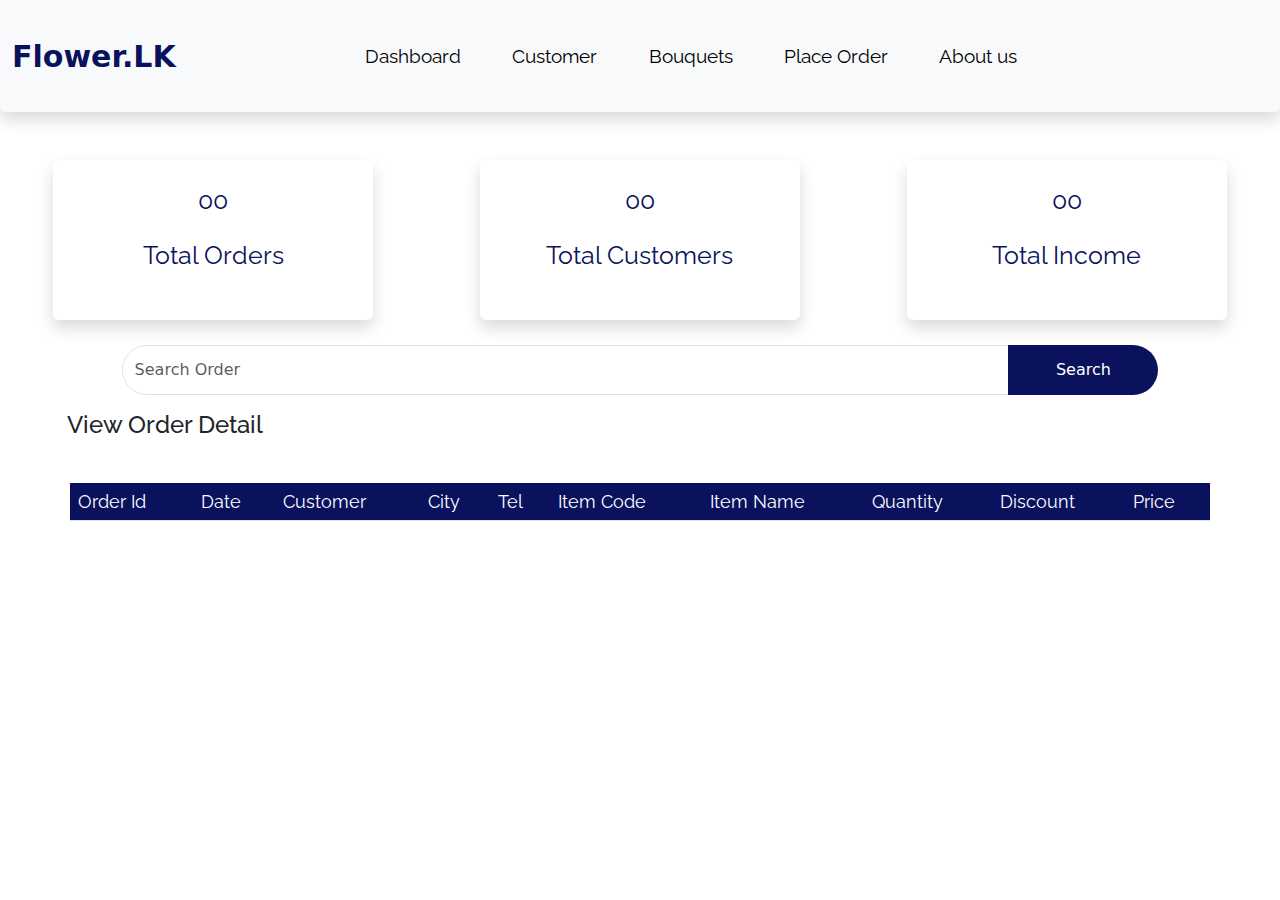
<file: index.html>
<!DOCTYPE html>
<html lang="en">
<head>
    <meta charset="UTF-8">
    <title>Dashboard</title>
    <link href="https://cdn.jsdelivr.net/npm/bootstrap@5.3.3/dist/css/bootstrap.min.css" rel="stylesheet" integrity="sha384-QWTKZyjpPEjISv5WaRU9OFeRpok6YctnYmDr5pNlyT2bRjXh0JMhjY6hW+ALEwIH" crossorigin="anonymous">
    <link rel="stylesheet" href="assets/stylesheet/dashboardCSSFile.css">
    <link rel="stylesheet" href="assets/stylesheet/placeOrderCSSFile.css">
    <link rel="stylesheet" href="assets/stylesheet/customerManageCSSFile.css">
    <link rel="stylesheet" href="assets/stylesheet/buttonAnmation.css">
    <link rel="stylesheet" href="assets/stylesheet/storeManageCSSFile.css">
    <link rel="stylesheet" href="assets/stylesheet/placeOrderCSSFile.css">
    <link rel="stylesheet" href="assets/stylesheet/dashboard.css">

    <style>
        .margin-left-0{
            margin-left: 0;
        }

        @media all and (min-width: 769px) and (max-width: 1024px){

            .tableTitle{
                width: 200px;
            }

            #line1{
                width: 280px;
            }

            #line2{
                left: 242px;
            }

            #billBtn{
                padding-left: 60px;
            }

            #addToCartBtn{
                margin-top: 70px;
            }

            #DashGroStore{
                font-size: 30px;
            }

            #DashGroStore{
                -webkit-text-fill-color: #0a125e;
                font-weight: bold;
            }

            #profileDropdown{
                width: 75px;
                position: relative;
                left: -168px;
            }

            #dropdownList{
                width: 250px;
                height: 400px;
            }

            #dropdownImage{

                width: 170px;
                height: 150px;

                border-radius: 100%;
                position: relative;
                left: 39px;
            }

            .textAlignCenter{
                text-align: center;
            }

            .profileDetail{
                -webkit-text-fill-color: gray;
                position: relative;
                left: 40px;
                width: fit-content;
            }

            .signup{
                -webkit-text-fill-color: #0066FF;
                margin-top: 20px;
            }

            .logout{
                text-align: center;
                -webkit-text-fill-color: #0a125e;
                font-weight: bold;

                margin-bottom: 20px;
            }

            .headerPosition{
                /*position: relative;*/
                /*left: -10px;*/
                /*top: 15.5px;*/
                width: 600px;
            }

            .profile{
                width: 78px;
                height: 75px;

                border-radius: 100%;
                margin: 0;
                padding: 0;

                position: relative;
                top: -15px;
                left: 50px;
            }


            /*----------------------------------------------------------------------------------------------------------*/
            .fonts{
                font-family: Raleway;
            }

            .card{
                width: 320px;
                height: 164px;
                background-color: white;
                margin: auto;
                border: 0;
                margin-bottom: 5px;
            }

            .cardText{
                text-align: center;
                -webkit-text-fill-color: #0a125e;
                margin: 25px;
                font: 25px "Raleway";
            }

            /*Search bar*/
            .searchBarParent{
                position: relative;
                width: 95vw;
                margin: 0;
            }

            #searchBar{
                width: 81vw;
                height: 50px;

                position: absolute;
                left: 10%;
                top: 20px;
            }

            #searchInputField{
                border-radius: 200px 0 0 200px;
            }

            .searchBtn{
                border-radius: 200px;
                width: 150px;
                background-color: #0a125e;
                -webkit-text-fill-color: white;
                border: 0;
            }

            .OrderTitle{
                position: absolute;
                top: 86px;
                left: 55px;
                font: 22px Raleway;
                font-weight: bold;
            }

            .OrderTableHead{
                background-color: #0a125e !important;
                -webkit-text-fill-color: white;
                font: 18px Raleway;
            }

            .orderTableBody{
                background-color: #FBDFFF!important;
                -webkit-text-fill-color: black;
            }

            .orderDetailTable{
                position: relative;
                top: 86px;
                margin: auto;

                width: 89vw;
            }

            .w-900{
                width: 900px;
            }

            .tableDiv{
                max-height: 240px; /* Set the maximum height of the container */
                overflow-y: auto; /* Enable vertical scrolling */
            }

            .tableDiv{
                table-layout: fixed; /* Prevent the table from resizing its columns */
                white-space: nowrap; /* Prevent text wrapping */
                overflow-x: auto; /* Enable horizontal scrolling */
                overflow-y: scroll;
            }

            #viewOrderBtnParent{
                position: relative;
                top: 96px;
                left: 66px;
                width: fit-content;
            }

            .footer{
                font-family: Raleway;
                height: fit-content;
                position: relative;
                top: 8.5rem;
            }

            #mainDivF{
                width: 100vw;
                height: 67vh;
                margin: 0;
                background-color: #0a125e;

                position: relative;
                top: 5px;
                font: 18px Raleway;
            }

            #aboutUs{
                -webkit-text-fill-color: white;
                position: absolute;
                top: 2%;
                left: 44%;
            }

            #fDiv1{
                -webkit-text-fill-color: white;
                position: absolute;
                top: 25%;
                left: 15%;
            }

            #fDiv2{
                -webkit-text-fill-color: white;
                position: absolute;
                top: 25%;
                left: 45%;
            }

            #fDiv3{
                -webkit-text-fill-color: white;
                position: absolute;
                top: 25%;
                left: 72%;

                width: fit-content;
            }

            #allRights{
                position: absolute;
                top: 90%;
                left: 39%;
                -webkit-text-fill-color: white;
            }

            #groStore{
                position: absolute;
                top: 84.5%;
                left: 75%;
                -webkit-text-fill-color: white;

                font-size: 35px;
            }

            #socialMedia{
                position: absolute;
                top: 84%;
                left: 12%;
            }

            #facebook{
                width: 55px;
                aspect-ratio: 1/1;

                position: relative;
            }

            #instagram{
                width: 40px;
                aspect-ratio: 1/1;

                position: relative;
                left: 10px;
            }

            #whatsapp{
                width: 39px;
                aspect-ratio: 1/1;

                position: relative;
                left: 28px;
            }

            .margin{
                margin: 0;
            }

            .padding{
                padding: 0;
            }

            .position{
                position: relative;
            }

            .tableTitleParent{
                z-index: -1;
                position: relative;
                left: 700px;
                top: 280px;
                width: fit-content;
            }

            .viewWidth{
                width: 98vw;
                height: 8vh;
            }

            section p{
                margin: 0;
            }

            .padding{
                padding: 0!important;
            }

            /*modal*/
            .updateTitleOrder{
                position: absolute;
                top: 15px;
                left: 25%;
            }

            #line1UpdateOrder{
                width: 230px;
                height: 1px;
                background-color: gray;

                position: relative;
                top: -20px;
                left: 9rem;
            }

            .subTotal{

            }

            .discount{

            }

            .balance{

            }

            .textAlignRight{
                text-align: right;
            }

            .textAlignCenter{
                text-align: center;
            }

            /* Top and Bottom borders come in */
            div.topBotomBordersIn span:before, div.topBotomBordersIn span:after
            {
                position: absolute;
                left: 227px;
                width: 20%;
                height: 2px;
                background: #0a125e;
                content: "";
                opacity: 0;
                transition: all 0.3s;
            }

            div.topBotomBordersIn span:before
            {
                top: 0px;
                transform: translateY(0px);
            }

            div.topBotomBordersIn span:after
            {
                left: 227px;
                bottom: 0px;
                transform: translateY(10px);
            }
        }

        @media all and (min-width: 1025px) and (max-width: 1366px) {
            .profile{
                width: 78px;
                height: 75px;

                border-radius: 100%;
                margin: 0;
                padding: 0;

                position: relative;
                top: 0px;
                left: 220px;
            }

            #dropdownList{
                width: 250px;
                height: 400px;
                position: absolute;
                left: 2.8rem;
            }

            .headerPosition{
                position: relative;
                left: 100px;
                top: 0px;
            }

            #billBtn{
                position: relative;
                top: 16.7rem;
                padding-left: 12rem;
            }

            /*customer manage update*/
            .btn-update-customer span:before,
            .btn-update-customer span:after {
                /*top-left border color*/
                position: absolute;
                content: "";
                left: 0;
                top:0;
                background-color: #fcba03;
                box-shadow:
                        -7px -7px 20px 0px rgba(255,255,255,.9),
                        -4px -4px 5px 0px rgba(255,255,255,.9),
                        7px 7px 20px 0px rgba(0,0,0,.2),
                        4px 4px 5px 0px rgba(0,0,0,.3);
                transition: all 0.3s ease;
            }

            .btn-update-customer:before,
            .btn-update-customer:after {

                /*right-bottom border color*/
                position: absolute;
                content: "";
                right: 348px;
                bottom: 0;
                background-color:#fcba03;
                box-shadow:
                        -7px -7px 20px 0px rgba(255,255,255,.9),
                        -4px -4px 5px 0px rgba(255,255,255,.9),
                        7px 7px 20px 0px rgba(0,0,0,.2),
                        4px 4px 5px 0px rgba(0,0,0,.3);
                transition: all 0.3s ease;
            }

            .btn-update-customer:hover:after {
                width: 18.3%;
            }

            .updateBtn-color{
                background-color: #fcba03;
            }

            /*customer new button*/
            .btn-new:before,
            .btn-new:after {

                /*right-bottom border color*/
                position: absolute;
                content: "";
                right: 478px;
                bottom: 0;
                background-color:#03A100;
                box-shadow:
                        -7px -7px 20px 0px rgba(255,255,255,.9),
                        -4px -4px 5px 0px rgba(255,255,255,.9),
                        7px 7px 20px 0px rgba(0,0,0,.2),
                        4px 4px 5px 0px rgba(0,0,0,.3);
                transition: all 0.3s ease;
            }

            .btn-new span:before,
            .btn-new span:after {
                /*top-left border color*/
                position: absolute;
                content: "";
                left: 0;
                top: 0;
                background-color: #03A100;
                box-shadow:
                        -7px -7px 20px 0px rgba(255,255,255,.9),
                        -4px -4px 5px 0px rgba(255,255,255,.9),
                        7px 7px 20px 0px rgba(0,0,0,.2),
                        4px 4px 5px 0px rgba(0,0,0,.3);
                transition: all 0.3s ease;
            }

            .newBtn-color{
                background-color: #03A100;
            }

            .btn-new:hover:after {
                width: 18.3%;
            }

            /*customer remove*/
            /*remove button*/
            .btn-remove-customer span:before,
            .btn-remove-customer span:after {
                /*top-left border color*/
                position: absolute;
                content: "";
                left: 0;
                top:0;
                background-color: #e82902;
                box-shadow:
                        -7px -7px 20px 0px rgba(255,255,255,.9),
                        -4px -4px 5px 0px rgba(255,255,255,.9),
                        7px 7px 20px 0px rgba(0,0,0,.2),
                        4px 4px 5px 0px rgba(0,0,0,.3);
                transition: all 0.3s ease;
            }

            .btn-remove-customer:before,
            .btn-remove-customer:after {

                /*right-bottom border color*/
                position: absolute;
                content: "";
                right: 220px;
                bottom: 0;
                background-color:#e82902;
                box-shadow:
                        -7px -7px 20px 0px rgba(255,255,255,.9),
                        -4px -4px 5px 0px rgba(255,255,255,.9),
                        7px 7px 20px 0px rgba(0,0,0,.2),
                        4px 4px 5px 0px rgba(0,0,0,.3);
                transition: all 0.3s ease;
            }

            .btn-remove-customer:hover:after {
                width: 18.3%;
            }

            .removeBtn-color{
                background-color: #e82902;
            }
        }

        @media all and (min-width: 1367px) and (max-width: 1440px) {
            #bill{
                top: 145px;
            }

            #DashGroStore{
                font-size: 30px;
            }

            #DashGroStore{
                -webkit-text-fill-color: #0a125e !important;
                font-weight: bold;
            }

            #profileDropdown{
                width: 75px;
                position: relative;
                left: -10px;
            }

            #dropdownList{
                width: 250px;
                height: 400px;
            }

            #dropdownImage{

                width: 170px;
                height: 150px;

                border-radius: 100%;
                position: relative;
                left: 39px;
            }

            .textAlignCenter{
                text-align: center;
            }

            .profileDetail{
                -webkit-text-fill-color: gray;
                position: relative;
                left: 40px;
                width: fit-content;
            }

            .signup{
                -webkit-text-fill-color: #0066FF;
                margin-top: 20px;
            }

            .logout{
                text-align: center;
                -webkit-text-fill-color: #0a125e;
                font-weight: bold;

                margin-bottom: 20px;
            }

            .headerPosition{
                position: relative;
                left: 152px;
                top: 0px;
            }

            .profile{
                width: 78px;
                height: 75px;

                border-radius: 100%;
                margin: 0;
                padding: 0;

                position: relative;
                top: 0px;
                left: 220px;
            }


            /*----------------------------------------------------------------------------------------------------------*/
            .fonts{
                font-family: Raleway;
            }

            .card{
                width: 320px;
                height: 162px;
                background-color: white;
                margin: auto;
                border: 0;
                margin-bottom: 5px;
            }

            .cardText{
                text-align: center;
                -webkit-text-fill-color: #0a125e;
                margin: 25px;
                font: 25px "Raleway";
            }

            /*Search bar*/
            .searchBarParent{
                position: relative;
                width: 95vw;
                margin: 0;
            }

            #searchBar{
                width: 81vw;
                height: 50px;

                position: absolute;
                left: 10%;
                top: 20px;
            }

            #searchInputField{
                border-radius: 200px 0 0 200px;
            }

            .searchBtn{
                border-radius: 200px;
                width: 150px;
                background-color: #0a125e;
                -webkit-text-fill-color: white;
                border: 0;
            }

            .OrderTitle{
                position: absolute;
                top: 86px;
                left: 55px;
                font: 22px Raleway;
                font-weight: bold;
            }

            .OrderTableHead{
                background-color: #0a125e !important;
                -webkit-text-fill-color: white;
                font: 18px Raleway;
            }

            .orderTableBody{
                background-color: #FBDFFF!important;
                -webkit-text-fill-color: black;
            }

            .orderDetailTable{
                position: relative;
                top: 86px;
                margin: auto;

                width: 89vw;
            }

            .tableDiv{
                max-height: 240px; /* Set the maximum height of the container */
                overflow-y: auto; /* Enable vertical scrolling */
            }

            .tableDiv{
                table-layout: fixed; /* Prevent the table from resizing its columns */
                white-space: nowrap; /* Prevent text wrapping */
                overflow-x: auto; /* Enable horizontal scrolling */
                overflow-y: scroll;
            }

            #viewOrderBtnParent{
                position: relative;
                top: 96px;
                left: 66px;
                width: fit-content;
            }

            .footer{
                font-family: Raleway;
                height: fit-content;
                position: relative;
                top: 8rem;
            }

            #mainDivF{
                width: 100vw;
                height: 65vh;
                margin: 0;
                background-color: #0a125e;

                position: relative;
                top: 5px;
                font: 18px Raleway;
            }

            #aboutUs{
                -webkit-text-fill-color: white;
                position: absolute;
                top: 2%;
                left: 44%;
            }

            #fDiv1{
                -webkit-text-fill-color: white;
                position: absolute;
                top: 25%;
                left: 15%;
            }

            #fDiv2{
                -webkit-text-fill-color: white;
                position: absolute;
                top: 25%;
                left: 45%;
            }

            #fDiv3{
                -webkit-text-fill-color: white;
                position: absolute;
                top: 25%;
                left: 72%;

                width: fit-content;
            }

            #allRights{
                position: absolute;
                top: 90%;
                left: 39%;
                -webkit-text-fill-color: white;
            }

            #groStore{
                position: absolute;
                top: 84.5%;
                left: 75%;
                -webkit-text-fill-color: white;

                font-size: 35px;
            }

            #socialMedia{
                position: absolute;
                top: 84%;
                left: 12%;
            }

            #facebook{
                width: 55px;
                aspect-ratio: 1/1;

                position: relative;
            }

            #instagram{
                width: 40px;
                aspect-ratio: 1/1;

                position: relative;
                left: 10px;
            }

            #whatsapp{
                width: 39px;
                aspect-ratio: 1/1;

                position: relative;
                left: 28px;
            }

            .margin{
                margin: 0;
            }

            .padding{
                padding: 0;
            }

            .position{
                position: relative;
            }

            #d1{
                /*position: absolute;*/
                /*width: fit-content;*/
            }

            .viewWidth{
                width: 98vw;
                height: 8vh;
            }

            section p{
                margin: 0;
            }

            .padding{
                padding: 0!important;
            }

            /*modal*/
            .updateTitleOrder{
                position: absolute;
                top: 15px;
                left: 25%;
            }

            #line1UpdateOrder{
                width: 230px;
                height: 1px;
                background-color: gray;

                position: relative;
                top: -20px;
                left: 9rem;
            }

            .subTotal{

            }

            .discount{

            }

            .balance{

            }

            .textAlignRight{
                text-align: right;
            }

            .textAlignCenter{
                text-align: center;
            }
        }

    </style>
</head>
<body>

<!--header-->
<section>
    <header id="header">
        <nav class="navbar shadow p-3 mb-5 bg-body-tertiary rounded padding" style="background-color: #ffffff;">
            <nav class="navbar navbar-expand-lg">
                <div class="container-fluid">
                    <a id="DashGroStore" class="navbar-brand" href="#" style="color: darkblue">Flower.LK</a>
                    <button class="navbar-toggler" type="button" data-bs-toggle="collapse" data-bs-target="#navbarNavAltMarkup" aria-controls="navbarNavAltMarkup" aria-expanded="false" aria-label="Toggle navigation">
                        <span class="navbar-toggler-icon"></span>
                    </button>

                    <div class="collapse navbar-collapse headerPosition" id="navbarNavAltMarkup">
                        <div class="navbar-nav position container topBotomBordersIn">
                            <span id="dashboard-tab" class="nav-link active" aria-current="page" href="">Dashboard &nbsp;&nbsp;&nbsp;&nbsp;&nbsp;</span>
                            <span id="customer-tab" class="nav-link active">Customer &nbsp;&nbsp;&nbsp;&nbsp;&nbsp;</span>
                            <span id="store-tab" class="nav-link active">Bouquets &nbsp;&nbsp;&nbsp;&nbsp;&nbsp;</span>
                            <span id="placeOrder-tab" class="nav-link active">Place Order &nbsp;&nbsp;&nbsp;&nbsp;&nbsp;</span>
                            <span class="nav-link active">About us &nbsp;&nbsp;&nbsp;&nbsp;&nbsp;</span>
                        </div>
                        <div id="profileDropdown" class="dropdown">
                            <img class="profile btn-secondary dropdown-toggle" data-bs-toggle="dropdown" src="assets/image/profile.jpg" alt="profile" title="profile">

                            <ul id="dropdownList" class="dropdown-menu" aria-labelledby="dropdownMenuButton2">
                                <li><img id="dropdownImage" src="assets/image/profile.jpg" class="dropdown-item"></li>
                                <li id="" class="textAlignCenter"><a class="dropdown-item logout" href="file/loginPage.html">Logout</a></li>
<!--                                <li><a class="dropdown-item profileDetail">Ramesh Layan</a></li>-->
<!--                                <li><a class="dropdown-item profileDetail">Beruwala</a></li>-->
<!--                                <li><a class="dropdown-item profileDetail">075 798 0223</a></li>-->
                            </ul>
                        </div>
                    </div>
                </div>
            </nav>
        </nav>
    </header>
</section>

<!--Customer-->
<section id="customer-sec" class="fonts">
    <div class="container-fluid searchBarParent">
        <div class="input-group mb-3 searchBar">
            <input id="inputSearch" type="text" class="searchInputField form-control" placeholder="Search Customer" aria-label="Recipient's username" aria-describedby="button-addon2">
            <button class="btn btn-outline-secondary searchBtn" type="button" id="button-addonC">Search</button><!-- -->
        </div>
    </div>

    <div class="row relativePosition crudButton">
        <div class="absolutePosition">
            <button class="noBorder buttons btn newButton btn-all btn-new newBtn-color" data-bs-toggle="modal" data-bs-target="#newModalCus" type="button"><span>New</span></button>
            <button class="noBorder buttons btn updateButton btn-all btn-update-customer updateBtn-color" data-bs-toggle="modal" data-bs-target="#updateModalCus" type="button"><span>Update</span></button>
            <button class="noBorder buttons btn removeButton btn-all btn-remove btn-remove-customer removeBtn-color" data-bs-toggle="modal" data-bs-target="#removeModal" type="button"><span>Remove</span></button>
        </div>
    </div>

    <div class="row">
        <div id="d1" class="tableTitleParent margin">
            <h4 class="tableTitle">View Customers</h4>
        </div>
    </div>

    <div class="tableDiv customerTable">
        <table class="table table-responsive">
            <thead>
            <tr>
                <th class="OrderTableHead" scope="col">Customer Id</th>
                <th class="OrderTableHead" scope="col">Customer Name</th>
                <th class="OrderTableHead" scope="col">City</th>
                <th class="OrderTableHead" scope="col">Telephone</th>
            </tr>
            </thead>
            <tbody id="customerTable">

            </tbody>
        </table>
    </div>

    <!--new modal-->
    <div class="modal fade" id="newModalCus" tabindex="-1" aria-labelledby="exampleModalLabel" aria-hidden="true">
        <div class="modal-dialog">
            <div class="modal-content">
                <div class="modal-header">
                    <h1 class="modal-title fs-5" id="exampleModalCusLabel">Add New Customer</h1><!-- -->
                    <button type="button" class="btn-close" data-bs-dismiss="modal" aria-label="Close"></button>
                </div>
                <div class="modal-body">
                    <!--    code here  -->
                    <form class="row g-3 needs-validation" novalidate>
                        <div class="col-md-12">
                            <label for="-inputCustomerId" class="form-label">Customer ID</label>
                            <input type="text" class="inputCustomerId form-control" id="-inputCustomerId" required>
                            <div class="c-id invalid-feedback">
                                customer ID is a required field : Pattern C00-001.
                            </div>
                        </div>
                        <div class="col-md-12">
                            <label for="_inputCustomerName" class="form-label">Customer Name</label>
                            <input type="text" class="inputCustomerName form-control" id="_inputCustomerName" required>
                            <div class="c-name invalid-feedback">
                                Minimum 5, Max 20,Space Allowed and input only English letters.
                            </div>
                        </div>

                        <div class="col-md-12">
                            <label for="inputCityC" class="form-label">City</label>
                            <input type="text" class="inputCity form-control" id="inputCityC" required>
                            <div class="c-city invalid-feedback">
                                Max 25 letters and input only English letters.
                            </div>
                        </div>

                        <div class="col-md-12">
                            <label for="inputTelephoneC" class="form-label">Telephone</label>
                            <input type="text" class="inputTelephone form-control" id="inputTelephoneC" required>
                            <div class="c-tel invalid-feedback">
                                Please enter valid mobile number.Space Not Allowed,Max 10.
                            </div>
                        </div>

                        <div class="modal-footer">
                            <button type="button" class="btn btn-secondary close" data-bs-dismiss="modal">Close</button>
                            <button id="submitC" class="btn btn-primary saveChanges" type="button">Save Changes</button>
                        </div>
                    </form>
                </div>
            </div>
        </div>
    </div>

    <!--update modal-->
    <div class="modal fade" id="updateModalCus" tabindex="-1" aria-labelledby="exampleModalLabel" aria-hidden="true">
        <div class="modal-dialog">
            <div class="modal-content">
                <div class="modal-header">
                    <h1 class="modal-title fs-5" id="-exampleModalLabel">Update Customer</h1>
                    <button type="button" class="btn-close" data-bs-dismiss="modal" aria-label="Close"></button>
                </div>
                <div class="modal-body">
                    <!--    code here  -->

                    <form class="row g-3 needs-validation" novalidate>
                        <div class="col-md-12">
                            <label for="inputCustomerIdU" class="form-label">Customer ID</label>
                            <input type="text" class="form-control" id="inputCustomerIdU" required>
                            <div class="c-id invalid-feedback">
                                customer ID is a required field : Pattern C00-001.
                            </div>
                        </div>
                        <div class="col-md-12">
                            <label for="inputCustomerNameU" class="form-label">Customer Name</label>
                            <input type="text" class="form-control" id="inputCustomerNameU" required>
                            <div class="c-name invalid-feedback">
                                Minimum 5, Max 20,Space Allowed and input only English letters.
                            </div>
                        </div>

                        <div class="col-md-12">
                            <label for="inputCityU" class="form-label">City</label>
                            <input type="text" class="form-control" id="inputCityU" required>
                            <div class="c-city invalid-feedback">
                                Max 25 letters and input only English letters.
                            </div>
                        </div>

                        <div class="col-md-12">
                            <label for="inputTelephoneU" class="form-label">Telephone</label>
                            <input type="text" class="form-control" id="inputTelephoneU" required>
                            <div class="c-tel invalid-feedback">
                                Please enter valid mobile number.Space Not Allowed,Max 10.
                            </div>
                        </div>

                        <div class="modal-footer">
                            <button type="button" class="btn btn-secondary close" data-bs-dismiss="modal">Close</button>
                            <button id="updateC" class="btn btn-primary saveChanges" type="button">Update Changes</button>
                        </div>
                    </form>
                </div>
            </div>
        </div>
    </div>

    <!--remove modal-->
    <div class="modal fade" id="removeModal" tabindex="-1" aria-labelledby="exampleModalLabel" aria-hidden="true">
        <div class="modal-dialog">
            <div class="modal-content">
                <div class="modal-header">
                    <h1 class="modal-title fs-5" id=" exampleModalLabel">Remove Customer</h1>
                    <button type="button" class="btn-close" data-bs-dismiss="modal" aria-label="Close"></button>
                </div>
                <div class="modal-body">
                    <!--   code here   -->
                    <form class="row g-3 needs-validation" novalidate>
                        <div class="col-md-12">
                            <label for="inputCustomerId" class="form-label">Customer ID</label>
                            <input type="text" class="inputCustomerId form-control" id="inputCustomerId" required>
                            <div class="c-id invalid-feedback">
                                customer ID is a required field : Pattern C00-001.
                            </div>
                        </div>
                        <div class="col-md-12">
                            <label for="inputCustomerName" class="form-label">Customer Name</label>
                            <input type="text" class="inputCustomerName form-control" id="inputCustomerName" required>
                            <div class="c-name invalid-feedback">
                                Minimum 5, Max 20,Space Allowed and input only English letters.
                            </div>
                        </div>
                        <div class="modal-footer">
                            <button type="button" class="btn btn-secondary close" data-bs-dismiss="modal">Close</button>
                            <button id="deleteC" class="btn btn-primary saveChanges" type="button">Remove Changes</button>
                        </div>
                    </form>
                </div>
            </div>
        </div>
    </div>
</section>

<!--Store-->
<section id ="store-sec">
    <div class="container-fluid searchBarParent">
        <div class="input-group mb-3 searchBar">
            <input id="storeSearch" type="text" class="searchInputField form-control" placeholder="Search Item" aria-label="Recipient's username" aria-describedby="button-addon2">
            <button class="btn btn-outline-secondary searchBtn" type="button" id="button-addon2">Search</button>
        </div>
    </div>

    <div class="relativePosition crudButton">
        <div class="absolutePosition">
            <button class="noBorder buttons btn-all btn-new-store newBtn-color" data-bs-toggle="modal" data-bs-target="#newModal" type="button"><span>New</span></button>
            <button class="noBorder buttons btn-all btn-update-store updateBtn-color " data-bs-toggle="modal" data-bs-target="#updateModal" type="button"><span>Update</span></button>
            <button class="noBorder buttons btn-all btn-remove btn-remove-store removeBtn-color" data-bs-toggle="modal" data-bs-target="#removeModalStore" type="button"><span>Remove</span></button>
        </div>
    </div>

    <div class="row w-900">
        <div class="margin tableTitleParent">
            <h4 class="tableStoreTitle">View Items</h4>
        </div>
    </div>

    <div class="tableDiv storeTable">
        <table class="table">
            <thead>
            <tr>
                <th class="OrderTableHead " scope="col">Item Id</th>
                <th class="OrderTableHead" scope="col">Item Name</th>
                <th class="OrderTableHead" scope="col">QTY On Hand</th>
                <th class="OrderTableHead" scope="col">Unit Price</th>
            </tr>
            </thead>
            <tbody id="storeTable">

            </tbody>
        </table>
    </div>

    <!--  new Modal  -->
    <div class="modal fade" id="newModal" tabindex="-1" aria-labelledby="exampleModalLabel" aria-hidden="true">
        <div class="modal-dialog">
            <div class="modal-content">
                <div class="modal-header">
                    <h1 class="modal-title fs-5" id="exampleModalLabel">Add New Item</h1>
                </div>
                <div class="modal-body">
                    <!--    code here  -->
                    <form class="row g-3 needs-validation" novalidate>
                        <div class="col-md-12">
                            <label for="itemCode" class="form-label">Item Code</label>
                            <input type="text" class="inputCustomerId form-control" id="itemCode" required>
                            <div class="s-code invalid-feedback">
                                Item Code is a required field : Pattern I00-001.
                            </div>
                        </div>
                        <div class="col-md-12">
                            <label for="itemName" class="form-label">Item Name</label>
                            <input type="text" class="form-control" id="itemName" required>
                            <div class="s-name invalid-feedback">
                                Minimum 5, Max 20,Space Allowed and input only English letters.
                            </div>
                        </div>

                        <div class="col-md-12">
                            <label for="inputQTY" class="form-label">QTY On Hand</label>
                            <input type="text" class="form-control" id="inputQTY" required>
                            <div class="s-qty invalid-feedback">
                                Max 15 letters and only numbers.
                            </div>
                        </div>

                        <div class="col-md-12">
                            <label for="unitPrice" class="form-label">Unit Price</label>
                            <input type="text" class="form-control" id="unitPrice" required>
                            <div class="s-price invalid-feedback">
                                Please Input Price and only numbers.
                            </div>
                        </div>

                        <div class="modal-footer">
                            <button type="button" class="btn btn-secondary close" data-bs-dismiss="modal">Close</button>
                            <button id="submitStore" class="btn btn-primary saveChanges" type="button">Save Changes</button>
                        </div>
                    </form>
                </div>
            </div>
        </div>
    </div>

    <!--  update Modal  -->
    <div class="modal fade" id="updateModal" tabindex="-1" aria-labelledby="exampleModalLabel" aria-hidden="true">
        <div class="modal-dialog">
            <div class="modal-content">
                <div class="modal-header">
                    <h1 class="modal-title fs-5" id=" exampleModalLabel ">Update Item</h1>
                    <button type="button" class="btn-close" data-bs-dismiss="modal" aria-label="Close"></button>
                </div>
                <div class="modal-body">
                    <!-- code-here -->
                    <form class="row g-3 needs-validation" novalidate>
                        <div class="col-md-12">
                            <label for="itemCodeS" class="form-label">Item Code</label>
                            <input type="text" class="inputCustomerId form-control" id="itemCodeS" required>
                            <div class="s-code invalid-feedback">
                                Item Code is a required field : Pattern I00-001.
                            </div>
                        </div>
                        <div class="col-md-12">
                            <label for="itemNameS" class="form-label">Item Name</label>
                            <input type="text" class="form-control" id="itemNameS" required>
                            <div class="s-name invalid-feedback">
                                Minimum 5, Max 20,Space Allowed and input only English letters.
                            </div>
                        </div>

                        <div class="col-md-12">
                            <label for="qty" class="form-label">QTY On Hand</label>
                            <input type="text" class="form-control" id="qty" required>
                            <div class="s-qty invalid-feedback">
                                Max 15 letters and only numbers.
                            </div>
                        </div>

                        <div class="col-md-12">
                            <label for="priceS" class="form-label">Unit Price</label>
                            <input type="text" class="form-control" id="priceS" required>
                            <div class="s-price invalid-feedback">
                                Please Input Price and only numbers.
                            </div>
                        </div>

                        <div class="modal-footer">
                            <button type="button" class="btn btn-secondary close" data-bs-dismiss="modal">Close</button>
                            <button id="updateS" class="btn btn-primary saveChanges" type="button">Update Changes</button>
                        </div>
                    </form>
                </div>
            </div>
        </div>
    </div>

    <!--  remove Modal  -->
    <div class="modal fade" id="removeModalStore" tabindex="-1" aria-labelledby="exampleModalLabel" aria-hidden="true">
        <div class="modal-dialog">
            <div class="modal-content">
                <div class="modal-header">
                    <h1 class="modal-title fs-5" id=" -exampleModalLabel">Remove Item</h1>
                    <button type="button" class="btn-close" data-bs-dismiss="modal" aria-label="Close"></button>
                </div>
                <div class="modal-body">
                    <!--    code here  -->
                    <form class="row g-3 needs-validation" novalidate>
                        <div class="col-md-12">
                            <label for="itemCodeR" class="form-label">Item Code</label>
                            <input type="text" class="inputCustomerId form-control" id="itemCodeR" required>
                            <div class="s-code invalid-feedback">
                                Item Code is a required field : Pattern I00-001.
                            </div>
                        </div>
                        <div class="col-md-12">
                            <label for="itemNameR" class="form-label">Item Name</label>
                            <input type="text" class="form-control" id="itemNameR" required>
                            <div class="s-name invalid-feedback">
                                Minimum 5, Max 20,Space Allowed and input only English letters.
                            </div>
                        </div>

                        <div class="modal-footer">
                            <button type="button" class="btn btn-secondary close" data-bs-dismiss="modal">Close</button>
                            <button id="deleteS" class="btn btn-primary saveChanges" type="button">Remove Changes</button>
                        </div>
                    </form>
                </div>
            </div>
        </div>
    </div>
</section>

<!--Place order-->
<section id="placeOrder-sec">
    <div class="titleOrder container">
        <h3 class="purpleTextColor">Place Your Orders</h3>
    </div>
    <div class="col-6 placeOrderForm">
        <form class="row g-3 needs-validation">

            <div class="col-5 margin-bottom">
                <label for="orderId" class="form-label">Order Id :</label>
                <input type="text" class="form-control" id="orderId" placeholder="O001">
                <div class="o-id invalid-feedback">
                    Order ID is a required field : Pattern Oo-1.
                </div>
            </div>
            <div class="col-7 margin-bottom">
                <label for="date" class="form-label">Date :</label>
                <input type="date" class="form-control" id="date" placeholder="date">
                <div class="o-date invalid-feedback">
                    please input valid current date.
                </div>
            </div>

            <div class="row">
                <div class="col-5 margin-bottom">
                    <label for="selectCustomerId" class="form-label">Customer Id :</label>
                    <select id="selectCustomerId" class="form-select">
                    </select>
                </div>
                <div class="col-7 margin-bottom">
                    <label for="cusName" class="form-label inputFieldMargin">Customer Name :</label>
                    <input type="text" id="cusName" class="form-control inputFieldMargin" placeholder="customer name" aria-label="Customer Name">
                    <div class="c-name invalid-feedback">
                        Minimum 5, Max 20,Space Allowed and input only English letters.
                    </div>
                </div>
            </div>

            <div class="row">
                <div class="col-5 margin-bottom">
                    <label for="cusCity" class="form-label ">City :</label>
                    <input type="text" id="cusCity" class="form-control" placeholder="select city" aria-label="City">
                    <div class="c-city invalid-feedback">
                        Max 25 letters and input only English letters.
                    </div>
                </div>
                <div class="col-7 margin-bottom">
                    <label for="cusTel" class="form-label inputFieldMargin">Telephone :</label>
                    <input type="text" id="cusTel" class="form-control inputFieldMargin" placeholder="telephone" aria-label="telephone">
                    <div class="c-tel invalid-feedback">
                        Please enter valid mobile number.Space Not Allowed,Max 10.
                    </div>
                </div>
            </div>

            <div class="margin-bottom">
                <h4 class="purpleTextColor">Item Section</h4>
                <div id="line1"></div>
            </div>

            <div class="row">
                <div class="col-5 margin-bottom">
                    <label for="selectItemCode" class="form-label">Item Code</label>
                    <select id="selectItemCode" class="form-select">

                    </select>
                </div>
                <div class="col-7 margin-bottom">
                    <label for="itemNameP" class="form-label inputFieldMargin">Item Name :</label>
                    <input type="text" id="itemNameP" class="form-control inputFieldMargin" placeholder="item name" aria-label="item name">
                    <div class="s-name invalid-feedback">
                        Minimum 5, Max 20,Space Allowed and input only English letters.
                    </div>
                </div>
            </div>

            <div class="row">
                <div class="col-5 margin-bottom">
                    <label for="qtyOnHandP" class="form-label">QTY On Hand :</label>
                    <input type="text" id="qtyOnHandP" class="form-control" placeholder="QTY On Hand" aria-label="QTY On Hand">
                    <div class="s-qty invalid-feedback">
                        Max 15 letters and only numbers.
                    </div>
                </div>
                <div class="col-7 margin-bottom">
                    <label for="orderQTYP" class="form-label inputFieldMargin">Order QTY :</label>
                    <input type="text" id="orderQTYP" class="form-control inputFieldMargin" placeholder="order qty" aria-label="orderQTY">
                    <div class="s-qtyOrder invalid-feedback">
                        please input valid quantity.
                    </div>
                </div>
            </div>

            <div class="col-md-6 marginZero">
                <label for="inputPriceP" class="form-label">Price</label>
                <input type="text" class="form-control" id="inputPriceP" placeholder="price">
                <div class="s-price invalid-feedback">
                    Please Input Price and only numbers.
                </div>
            </div>

            <div class="col-md-6 marginZero">
                <label for="discountOrder" class="form-label">Discount Rate</label>
                <input type="text" class="form-control" id="discountOrder" placeholder="rate">
                <div class="s-discount invalid-feedback">
                    Please Input valid Discount and only numbers.
                </div>
            </div>
            <div class="col-12">
                <button id="addToCartBtn" type="button" class="btn btn-primary btnSize addToCartBtn-color btn-addToCart btn-all"><span> Add To Cart </span></button>
            </div>

            <div id="line2"></div>

            <div class="col-6" id="bill">
                <div id="subDiv" class="titleBill titleOrder">
                    <h5 class="fonts-size">Billing Your Order</h5>
                </div>

                <div class="itemsDetails">
                    <div id="itemDetailsContainer">
                        <div id="itemNameLabel" class="col-2 ">

                        </div>

                        <div id="unit-price" class="col-2 ">

                        </div>

                        <div id="itemQty" class="col-2 ">

                        </div>

                        <div id="itemPriceListMainDiv" class="col-2">

                        </div>

                        <div id="orderRemove" class="col-2">

                        </div>
                    </div>
                </div>

                <div id="pricesMainDiv" class="col-12">
                    <div class="billPricesLabel col-6">
                        <h4 class="margin-bottom">Sub Total</h4>
                        <h4 class="margin-bottom">Discount</h4>
                        <h4 class="margin-bottom">Balance</h4>
                    </div>

                    <div class="billPrices col-6 pricesContentPosition">
                        <h5 id="subTotal" class="prices margin-bottom">0.00</h5>
                        <h5 id="discount" class="prices margin-bottom">0.00</h5>
                        <h5 id="balance" class="prices">0.00</h5>
                    </div>
                </div>

                <div id="billBtn" class="col-12">
                    <button id="cancelBtn" type="button" class="btn btn-primary btnSize custom-btn cancelBtn-color btn-cancel btn-all"><span> Cancel </span></button>
                    <button id="purchaseBtn" type="button" class="btn btn-primary inputFieldMargin btnSize purchaseBtn-color btn-purchase btn-all"><span> Purchase </span></button>
                </div>
            </div>
        </form>
    </div>
</section>

<!--dashboard-->
<section id="dash-sec">
    <div class="row margin fonts">
        <div id="div1" class="card shadow col-md-5 card-container">
            <div>
                <h2 class="cardText">00</h2>
                <h5 class="cardText">Total Orders</h5>
            </div>
        </div>

        <div class="card shadow col-md-5 card-container">
            <div id="div2" class="">
                <h2 class="cardText" id="customer">00</h2>
                <h5 class="cardText">Total Customers</h5>
            </div>
        </div>

        <div class="card shadow col-md-5 card-container">
            <div id="div3" class="">
                <h2 class="cardText">00</h2>
                <h5 class="cardText">Total Income</h5>
            </div>
        </div>
    </div>

    <div class="container-fluid searchBarParent">
        <div class="searchBar input-group mb-3">
            <input id="dashStore" type="text" class="searchInputField form-control" placeholder="Search Order" aria-label="Recipient's username" aria-describedby="button-addon2">
            <button class="btn btn-outline-secondary searchBtn" type="button" id="button-addon2 ">Search</button>
        </div>
    </div>

    <div class="row position viewWidth">
        <div class="row margin col-sm-4 col-xs OrderTitle">
            <h4 id="orders" class="titleSmallSize">View Order Detail</h4>
        </div>
    </div>

    <div class="tableDiv orderDetailTable fonts">
        <table class="table">
            <thead>
            <tr>
                <th class="OrderTableHead " scope="col">Order Id</th>
                <th class="OrderTableHead " scope="col">Date</th>
                <th class="OrderTableHead" scope="col">Customer</th>
                <th class="OrderTableHead" scope="col">City</th>
                <th class="OrderTableHead" scope="col">Tel</th>
                <th class="OrderTableHead" scope="col">Item Code</th>
                <th class="OrderTableHead" scope="col">Item Name</th>
                <th class="OrderTableHead" scope="col">Quantity</th>
                <th class="OrderTableHead" scope="col">Discount</th>
                <th class="OrderTableHead" scope="col">Price</th>
            </tr>
            </thead>
            <tbody id="viewOrderDetailTable">

            </tbody>
        </table>
    </div>

<!--    <div id="viewOrderBtnParent">-->
<!--        <button id ="updateButtonDash" type="button" class="btn btn-size btn-all btn-update updateBtn-color " data-bs-toggle="modal" data-bs-target="#updateOrderModal" ><span>Update</span></button>-->
<!--        <button id="removeButtonDash" type="button" class="btn btn-size btn-all btn-remove removeBtn-color " data-bs-toggle="modal" data-bs-target="#removeOrderModal"><span>Remove</span></button>-->
<!--    </div>-->

    <!--  update order modal  -->
    <div class="modal fade" id="updateOrderModal" tabindex="-1" aria-labelledby="exampleModalLabel" aria-hidden="true">
        <div class="modal-dialog">
            <div class="modal-content">
                <div class="modal-header">
                    <h1 class="modal-title fs-5" id="  exampleModalLabel">Update Order</h1>
                    <button type="button" class="btn-close" data-bs-dismiss="modal" aria-label="Close"></button>
                </div>
                <div class="modal-body">
                    <!--  code here  -->
                    <div class="col-12 placeOrderForm">

                        <form class="row g-3 needs-validation">

                            <div class="col-12 margin-bottom">
                                <label for="inputOrderId" class="form-label">Order Id :</label>
                                <input type="text" class="form-control" id="inputOrderId" placeholder="O0-1">
                                <div class="o-idD invalid-feedback">
                                    Order ID is a required field : Pattern Oo-1.
                                </div>
                            </div>
                            <div class="col-12 margin-bottom">
                                <label for="dateU" class="form-label">Date :</label>
                                <input type="date" class="form-control" id="dateU" placeholder="date">
                                <div class="o-dateD invalid-feedback">
                                    please input valid current date.
                                </div>
                            </div>

                            <div class="row">
                                <div class="col-12 margin-bottom">
                                    <label for="customerNameU" class="form-label inputFieldMargin">Customer Name :</label>
                                    <input type="text" id="customerNameU" class="form-control inputFieldMargin" placeholder="customer name" aria-label="Customer Name">
                                    <div class="c-nameD invalid-feedback">
                                        Minimum 5, Max 20,Space Allowed and input only English letters.
                                    </div>
                                </div>
                            </div>

                            <div class="row">
                                <div class="col-6 margin-bottom">
                                    <label for="inputCityStore" class="form-label ">City :</label>
                                    <input type="text" id="inputCityStore" class="form-control" placeholder="select city" aria-label="City">
                                    <div class="c-cityD invalid-feedback">
                                        Max 25 letters and input only English letters.
                                    </div>
                                </div>
                                <div class="col-6 margin-bottom">
                                    <label for="inputTelephone" class="form-label inputFieldMargin">Telephone :</label>
                                    <input type="text" id="inputTelephone" class="form-control inputFieldMargin" placeholder="telephone" aria-label="telephone">
                                    <div class="c-telD invalid-feedback">
                                        Please enter valid mobile number.Space Not Allowed,Max 10.
                                    </div>
                                </div>
                            </div>

                            <div class="margin-bottom">
                                <h4 class="purpleTextColor">Item Section</h4>
                            </div>

                            <div class="row">
                                <div class="col-6 margin-bottom">
                                    <label for="inputItemCode" class="form-label">Item Code</label>
                                    <input type="text" id="inputItemCode" class="form-control inputFieldMargin" placeholder="item code" aria-label="item Code">
                                    <div class="s-codeD invalid-feedback">
                                        Item Code is a required field : Pattern I00-001.
                                    </div>
                                </div>

                                <div class="col-6 margin-bottom">
                                    <label for="inputItemName" class="form-label inputFieldMargin">Item Name :</label>
                                    <input type="text" id="inputItemName" class="form-control inputFieldMargin" placeholder="item name" aria-label="item name">
                                    <div class="s-nameD invalid-feedback">
                                        Minimum 5, Max 20,Space Allowed and input only English letters.
                                    </div>
                                </div>

                                <div class="row">
                                    <div class="col-12 margin-bottom">
                                        <label for="orderQTY" class="form-label inputFieldMargin">Order QTY :</label>
                                        <input type="text" id="orderQTY" class="form-control inputFieldMargin" placeholder="order qty" aria-label="orderQTY">
                                        <div class="s-qtyOrderD invalid-feedback">
                                            please input valid quantity.
                                        </div>
                                    </div>

                                    <div class="col-12 marginZero">
                                        <label for="rate" class="form-label">Discount Rate(%)</label>
                                        <input type="text" class="form-control" id="rate" placeholder="rate">
                                        <div class="s-discountRate invalid-feedback">
                                            Please Input valid Discount rate and only numbers.
                                        </div>
                                    </div>

                                    <div class="col-12 marginZero">
                                        <label for="inputDiscount" class="form-label">Discount</label>
                                        <input type="text" class="form-control" id="inputDiscount" placeholder="discount">
                                        <div class="s-discountD invalid-feedback">
                                            Please Input valid Discount and only numbers.
                                        </div>
                                    </div>
                                </div>

                                <div class="col-md-12 marginZero">
                                    <label for="inputPrice" class="form-label">Price</label>
                                    <input type="text" class="form-control" id="inputPrice" placeholder="price">
                                    <div class="s-priceD invalid-feedback">
                                        Please Input Price and only numbers.
                                    </div>
                                </div>
                                <label>Give discount only if the total price is 8000 or more.</label>
                            </div>
                        </form>
                    </div>
                    <div class="modal-footer">
                        <button type="button" class="btn btn-secondary close" data-bs-dismiss="modal">Close</button>
                        <button id="updateOrderDetail" type="button" class="btn btn-primary saveChanges">Save changes</button>
                    </div>
                </div>
            </div>
        </div>
    </div>

    <!--remove order modal-->
    <div class="modal fade" id="removeOrderModal" tabindex="-1" aria-labelledby="exampleModalLabel" aria-hidden="true">
        <div class="modal-dialog">
            <div class="modal-content">
                <div class="modal-header">
                    <h1 class="modal-title fs-5" id="exampleModalLabel ">Remove Order</h1>
                    <button type="button" class="btn-close" data-bs-dismiss="modal" aria-label="Close"></button>
                </div>
                <div class="modal-body">
                    <!--  code here  -->
                    <div class="col-12 placeOrderForm">

                        <form class="row g-3 ">
                            <div class="col-12 margin-bottom">
                                <label for="orderIdR" class="form-label">Order Id :</label>
                                <input type="text" id="orderIdR" class="form-control " placeholder="order Id" aria-label="order id">
                            </div>

                            <div class="row">
                                <div class="col-12 margin-bottom">
                                    <label for="customerName" class="form-label ">Customer Name :</label>
                                    <input type="text" id="customerName" class="form-control " placeholder="customer name" aria-label="Customer Name">
                                </div>
                            </div>

                            <div class="row">
                                <div class="col-12 margin-bottom">
                                    <label for="itemNameRe" class="form-label ">Item Name :</label>
                                    <input type="text" id="itemNameRe" class="form-control " placeholder="item name" aria-label="item name">
                                </div>
                            </div>

                            <div class="col-md-12 marginZero">
                                <label for="inputPriceR" class="form-label">Price</label>
                                <input type="text" class="form-control" id="inputPriceR" placeholder="price">
                            </div>
                        </form>
                    </div>
                    <div class="modal-footer">
                        <button type="button" class="btn btn-secondary close" data-bs-dismiss="modal">Close</button>
                        <button id="removeOrder" type="button" class="btn btn-primary saveChanges">Save changes</button>
                    </div>
                </div>
            </div>
        </div>
    </div>
</section>



<script src="assets/lib/jquery-3.7.1.min.js"></script>
<script type="module" src="controller/CustomerController.js"></script>
<script type="module" src="controller/StoreController.js"></script>
<script type="module" src="controller/OrderController.js"></script>
<script type="module" src="controller/indexController.js"></script>
<script src="https://cdn.jsdelivr.net/npm/bootstrap@5.3.3/dist/js/bootstrap.bundle.min.js" integrity="sha384-YvpcrYf0tY3lHB60NNkmXc5s9fDVZLESaAA55NDzOxhy9GkcIdslK1eN7N6jIeHz" crossorigin="anonymous"></script>
</body>
</html>
</file>
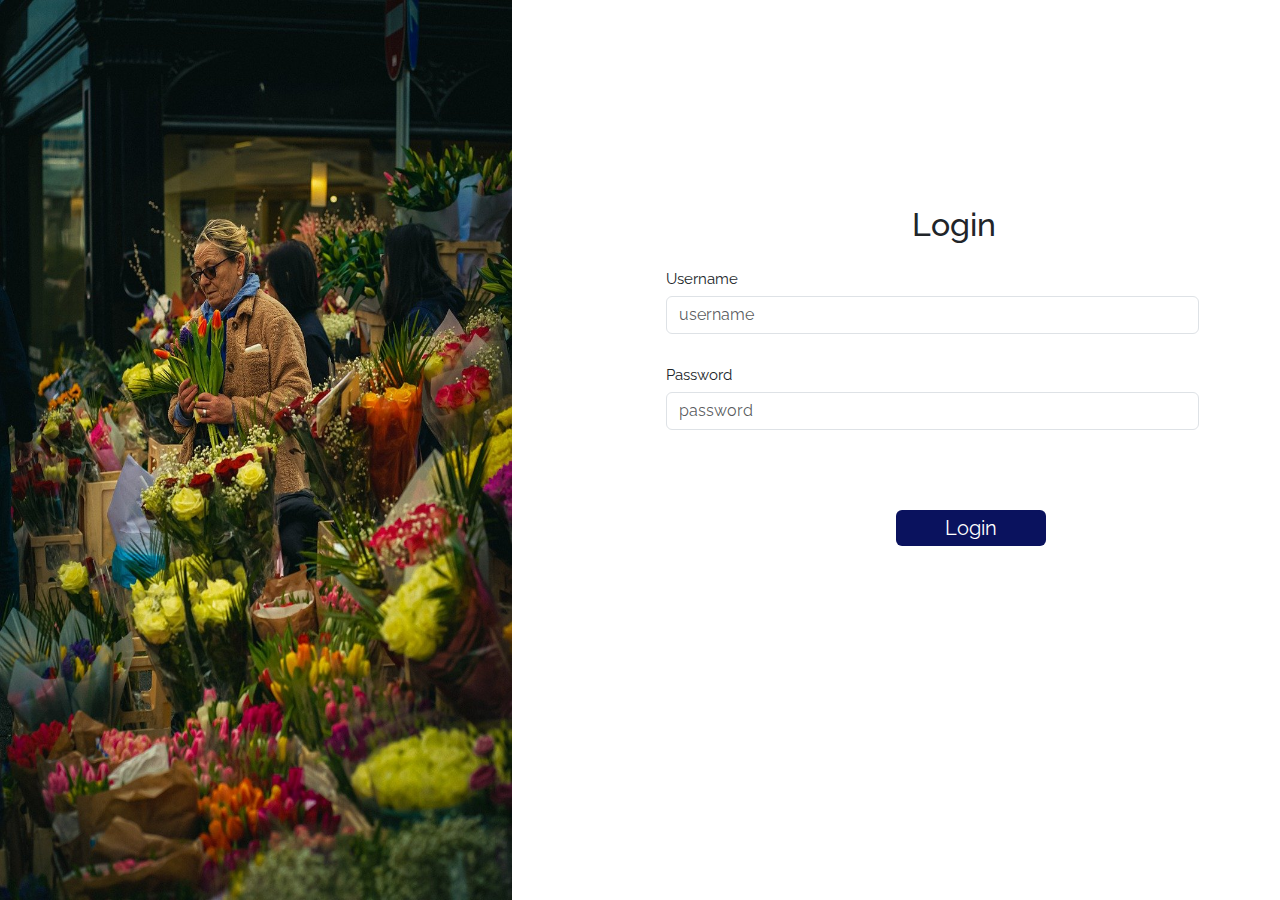
<file: file/loginPage.html>
<!DOCTYPE html>
<html lang="en">
<head>
    <meta charset="UTF-8">
    <title>login page</title>
    <link href="https://cdn.jsdelivr.net/npm/bootstrap@5.3.3/dist/css/bootstrap.min.css" rel="stylesheet" integrity="sha384-QWTKZyjpPEjISv5WaRU9OFeRpok6YctnYmDr5pNlyT2bRjXh0JMhjY6hW+ALEwIH" crossorigin="anonymous">
    <link rel="stylesheet" href="../assets/stylesheet/loginCSSFile.css">

    <style>

        /* Styles for Laptop (769px to 1024px) */
        @media all and (min-width: 769px) and (max-width: 1024px) {
            #imageParent{
                width: 45vw;
                height: 545px;
            }

            .loginImage{
                width: 600px;
                height: 679px;
                margin-bottom: 0;
            }

            #text{
                -webkit-text-fill-color: white;
                font-weight: bold;

                position: relative;
                bottom: 22rem;
                left: 9.5rem;

                opacity: 100%;
            }

            #signUpParent{
                position: relative;
                top: 1rem;
                left: 32rem;

                width: 0px;
            }

            #signUp{
                text-align: right;
                -webkit-text-fill-color: #590067;

                position: absolute;
                left: -2rem;
                top: 0;
                padding-right: 8px;
                width: 80px;
            }

            #logoParent{
                width: 20rem;
                aspect-ratio: 1/1;

                position: absolute;
                top: 3rem;
                left: 10rem;
            }

            #logo{
                width: 130px;
                aspect-ratio: 1/1;

                border-radius: 100px;
                border:2px solid #0a125e;
            }

            #parent{
                width: 1358px;
                height: 589px;
            }

            #position{
                position: relative;
                top: -36rem;
                left: 47.5rem;
            }

            #loginLabel{
                position: absolute;
                top: 13rem;
                left: 12rem;
            }

            #username{
                position: absolute;
                top: 17rem;
                left: 10px;
                font-size: 21px;
            }

            #password{
                position: absolute;
                top: 23rem;
                left: 10px;
                font-size: 21px;
            }

            #forgetPassword{
                position: absolute;
                top: 28.3rem;
                right: 74px;
            }

            #labelForgetPassword{
                -webkit-text-fill-color: black;
            }

            #loginBtnParent{
                position: absolute;
                top: 32rem;
                left: 10rem;
            }

            #loginBtn{
                background-color: #0a125e;
                -webkit-text-fill-color: white;
                width: 150px;

                border: 0;
            }
        }

        /* Styles for Laptop Large (1367px to 1440px) */
        @media all and (min-width: 1367px) and (max-width: 1440px) {
            #imageParent{
                width: 45vw;
                height: 545px;
            }

            .loginImage{
                width: 40vw;
                height: 100vh;
                margin-bottom: 0;
            }

            #text{
                -webkit-text-fill-color: white;
                font-weight: bold;

                position: relative;
                bottom: 21rem;
                left: 7.5rem;

                opacity: 100%;
            }

            #signUpParent{
                position: relative;
                top: 1rem;
                left: 37rem;

                width: 100px;
            }

            #signUp{
                text-align: right;
                -webkit-text-fill-color: #0a125e;

                position: absolute;
                left: 2rem;
                top: 0;
                padding-right: 8px;
                width: 100px;
            }

            #logoParent{
                width: 20rem;
                aspect-ratio: 1/1;

                position: absolute;
                top: 3rem;
                left: 17rem;
            }

            #logo{
                width: 130px;
                aspect-ratio: 1/1;

                border-radius: 100px;
                border:2px solid #0a125e;
            }

            #parent{
                width: 1358px;
                height: 589px;
            }

            #position{
                position: relative;
                top: -36rem;
                left: 43rem;
            }

            #loginLabel{
                position: absolute;
                top: 13rem;
                left: 19rem;
            }

            #username{
                position: absolute;
                top: 17rem;
                left: 10px;
            }

            #password{
                position: absolute;
                top: 23rem;
                left: 10px;
            }

            #forgetPassword{
                position: absolute;
                top: 28rem;
                right: 103px;
            }

            #labelForgetPassword{
                -webkit-text-fill-color: black;
            }

            #loginBtnParent{
                position: absolute;
                top: 32rem;
                left: 18rem;
            }

            #loginBtn{
                background-color: #0a125e;
                -webkit-text-fill-color: white;
                width: 150px;

                border: 0;
            }
        }
    </style>

</head>
<body>
    <section>
        <div id="parent" class="col-6">
            <div id="imageParent" class="col-6">
                <img class="loginImage" src="../assets/image/loginPage.jpg" alt="shop image" title="shop image">
<!--                <h2 id="text" class="rise-text">High Quality Goods</h2>-->
            </div>
        </div>

        <div id="position" class="col-6">
<!--            <div id="signUpParent">-->
<!--                <a href="signupPage.html"><h5 id="signUp">Sign up</h5></a>-->
<!--            </div>-->

<!--            <div id="logoParent">-->
<!--                <img id="logo" src="../assets/image/logo.png" alt="logo" title="GroStore.lk">-->
<!--            </div>-->

            <div id="loginLabel">
                <h2>Login</h2>
            </div>

            <div class="mb-3 col-10" id="username">
                <label for="formGroupExampleInput" class="form-label">Username</label>
                <input type="text" class="form-control" id="formGroupExampleInput" placeholder="username">
            </div>
            <div class="mb-3 col-10" id="password">
                <label for="formGroupExampleInput2" class="form-label">Password</label>
                <input type="password" class="form-control" id="formGroupExampleInput2" placeholder="password">
            </div>

<!--            <div id="forgetPassword">-->
<!--                <a href="forgetPassword.html"><h6 id="labelForgetPassword">forget password</h6></a>-->
<!--            </div>-->

            <div id="loginBtnParent">
                <a href="../index.html"> <button type="button" id="loginBtn" class="btn btn-primary btn-size">Login</button></a>
            </div>
        </div>
    </section>
<script src="https://cdn.jsdelivr.net/npm/bootstrap@5.3.3/dist/js/bootstrap.bundle.min.js" integrity="sha384-YvpcrYf0tY3lHB60NNkmXc5s9fDVZLESaAA55NDzOxhy9GkcIdslK1eN7N6jIeHz" crossorigin="anonymous"></script>
</body>
</html>
</file>
<file: assets/stylesheet/dashboardCSSFile.css>
@import 'https://fonts.googleapis.com/css?family=Raleway';
a:visited{
    color: #FBDFFF;
}

a:link{
    text-decoration: none;
}

#DashGroStore{
    font-size: 30px;
}

#DashGroStore{
    -webkit-text-fill-color: #0a125e;
    font-weight: bold;
}

#profileDropdown{
    width: 75px;
    position: relative;
    left: -20px;
}


#dropdownImage{

    width: 170px;
    height: 150px;

    border-radius: 100%;
    position: relative;
    left: 39px;
}

.textAlignCenter{
    text-align: center;
}

.profileDetail{
    -webkit-text-fill-color: gray;
    position: relative;
    left: 40px;
    width: fit-content;
}

.signup{
    -webkit-text-fill-color: #0066FF;
    margin-top: 20px;
}

.logout{
    text-align: center;
    -webkit-text-fill-color: #0a125e;
    font-weight: bold;

    margin-bottom: 20px;
}

/*.headerPosition{*/
/*    position: relative;*/
/*    left: 100px;*/
/*    top: 0px;*/
/*}*/

/*----------------------------------------------------------------------------------------------------------*/
.fonts{
    font-family: Raleway;
}

.card{
    width: 320px;
    height: 178px;
    background-color: white;
    margin: auto;
    border: 0;
    margin-bottom: 5px;
}

.cardText{
    text-align: center;
    -webkit-text-fill-color: #0a125e;
    margin: 25px;
    font: 25px "Raleway";
}

/*Search bar*/
.searchBarParent{
    position: relative;
    width: 95vw;
    margin: 0;
}

.searchBar{
    width: 81vw;
    height: 50px;

    position: absolute;
    left: 10%;
    top: 20px;
}

.searchInputField{
    z-index: 1;
    border-radius: 200px 0 0 200px;
}

.searchBtn{
    border-radius: 200px;
    width: 150px;
    background-color: #0a125e;
    -webkit-text-fill-color: white;
    border: 0;
}

.OrderTitle{
    position: absolute;
    top: 86px;
    left: 55px;
    font: 22px Raleway;
    font-weight: bold;
}

.OrderTableHead{
    background-color: #0a125e !important;
    -webkit-text-fill-color: white;
    font: 18px Raleway;
}

.orderTableBody{
    background-color: #FBDFFF!important;
    -webkit-text-fill-color: black;
}

.orderDetailTable{
    position: relative;
    top: 86px;
    margin: auto;

    width: 89vw;
}

.tableDiv{
    max-height: 240px; /* Set the maximum height of the container */
    overflow-y: auto; /* Enable vertical scrolling */
}

.tableDiv{
    table-layout: fixed; /* Prevent the table from resizing its columns */
    white-space: nowrap; /* Prevent text wrapping */
    overflow-x: auto; /* Enable horizontal scrolling */
    overflow-y: scroll;
}

#viewOrderBtnParent{
    position: relative;
    top: 96px;
    left: 66px;
    width: fit-content;
}

.btn-size{
    width: 100px;
    margin-right: 10px;
}

.footer{
    font-family: Raleway;
    height: fit-content;
    position: relative;
    top: 8rem;
}

#mainDivF{
    width: 100vw;
    height: 65vh;
    margin: 0;
    background-color: #0a125e;

    position: relative;
    top: 5px;
    font: 18px Raleway;
}

#aboutUs{
    -webkit-text-fill-color: white;
    position: absolute;
    top: 2%;
    left: 44%;
}

#fDiv1{
    -webkit-text-fill-color: white;
    position: absolute;
    top: 25%;
    left: 15%;
}

#fDiv2{
    -webkit-text-fill-color: white;
    position: absolute;
    top: 25%;
    left: 45%;
}

#fDiv3{
    -webkit-text-fill-color: white;
    position: absolute;
    top: 25%;
    left: 72%;

    width: fit-content;
}

#allRights{
    position: absolute;
    top: 90%;
    left: 39%;
    -webkit-text-fill-color: white;
}

#groStore{
    position: absolute;
    top: 84.5%;
    left: 75%;
    -webkit-text-fill-color: white;

    font-size: 35px;
}

#socialMedia{
    position: absolute;
    top: 84%;
    left: 12%;
}

#facebook{
    width: 55px;
    aspect-ratio: 1/1;

    position: relative;
}

#instagram{
    width: 40px;
    aspect-ratio: 1/1;

    position: relative;
    left: 10px;
}

#whatsapp{
    width: 39px;
    aspect-ratio: 1/1;

    position: relative;
    left: 28px;
}

.margin{
    margin: 0;
}

.padding{
    padding: 0;
}

.position{
    position: relative;
}

#d1{
    position: absolute;
    width: fit-content;
}

.viewWidth{
    width: 98vw;
    height: 8vh;
}

section p{
    margin: 0;
}

.padding{
    padding: 0!important;
}

/*modal*/
.updateTitleOrder{
    position: absolute;
    top: 15px;
    left: 25%;
}

#line1UpdateOrder{
    width: 230px;
    height: 1px;
    background-color: gray;

    position: relative;
    top: -20px;
    left: 9rem;
}

.subTotal{

}

.discount{

}

.balance{

}

.textAlignRight{
    text-align: right;
}

.textAlignCenter{
    text-align: center;
}

/*header title animation*/
div.container
{
    font-family: Raleway;
    margin: 0 auto;
    padding: 1em 3em;
    text-align: center;
    width: 800px;
}

div.container span
{
    color: #FFF;
    text-decoration: none;
    font: 19px Raleway;
    margin: 0px 10px;
    padding: 10px 10px;
    position: relative;
    top: 0.7rem;
    z-index: 0;
    cursor: pointer;
}

/* Top and Bottom borders come in */
/*div.topBotomBordersIn span:before, div.topBotomBordersIn span:after*/
/*{*/
/*    position: absolute;*/
/*    left: 12px;*/
/*    width: 80%;*/
/*    height: 2px;*/
/*    background: #590067;*/
/*    content: "";*/
/*    opacity: 0;*/
/*    transition: all 0.3s;*/
/*}*/



/*div.topBotomBordersIn span:before*/
/*{*/
/*    top: 0px;*/
/*    transform: translateY(0px);*/
/*}*/

/*div.topBotomBordersIn span:after*/
/*{*/
/*    left: 12px;*/
/*    bottom: 20px;*/
/*    transform: translateY(10px);*/
/*}*/

/*div.topBotomBordersIn span:hover:before, div.topBotomBordersIn span:hover:after*/
/*{*/
/*    opacity: 1;*/
/*    transform: translateY(0px);*/
/*}*/
.topBotomBordersIn > span:hover{
    color: #0a125e;
    font-weight: bold;
}
/*card animation*/

.card-container, .front, .back {
    width: 20rem;
    height: 10rem;
}
</file>
<file: assets/stylesheet/placeOrderCSSFile.css>
@import 'https://fonts.googleapis.com/css?family=Raleway';

.fonts{
    font-family: Raleway;
}

.titleOrder{
    z-index: -1;
    position: absolute;
    top: 22%;
    left: 21%;
}

#bill{
    top: 125px;
}

#line1{
    background-color: gray;
    width: 29rem;
    height: 1px;

    opacity: 50%;

    position: relative;
    top: -20px;
    left: 158px;
}

#line2{
    background-color: gray;
    width: 45rem;
    height: 1px;

    transform: rotate(90deg);

    opacity: 50%;

    position: relative;
    left: 21rem;
    top: -19rem;
}

.margin-bottom{
    margin-bottom: 20px;
}

.marginZero{
    margin: 0;
}

.inputFieldMargin{
    margin-left: 0px;
}

.placeOrderForm{
    padding: 50px;
}

#addToCartBtn{
    position: absolute;
    right: 53.9%;
    border: 0;
    margin-top: 34px;

}

/*Billing Section*/

.itemsDetails{
    height: 340px;
    margin: 40px;

    position: relative;
    top: 7rem;
    z-index: 1;
}

.itemsDetails{
    max-height: 340px; /* Set the maximum height of the container */
    overflow-y: auto; /* Enable vertical scrolling */
}

.itemsDetails{
    table-layout: fixed; /* Prevent the table from resizing its columns */
    white-space: nowrap; /* Prevent text wrapping */
    overflow-x: auto; /* Enable horizontal scrolling */
    overflow-y: scroll;
}

.prices{
    text-align: right;
}

.titleBill{
    left: 38%;
    -webkit-text-fill-color: #0a125e;
}

#pricesMainDiv{
    position: relative;
    top: 6rem;
}

#bill{
    position: absolute;
    left: 50%;
    top: 25%;
}

.billPricesLabel{
    width: fit-content;

    position: absolute;
    top: 0;
    left: 40px;
}

.billPrices{
    position: absolute;
    right: 0;
}

.pricesContentPosition{
    padding-right: 50px;
}

#billBtn{
    position: relative;
    top: 17rem;
    padding-left: 12rem;
}

.btnSize{
    width: 150px;
}

#cancelBtn{
    border: 0;
}

#purchaseBtn{
    border: 0;
}

.purpleTextColor{
    border: 0;
}

#itemPriceListMainDiv{
    position: absolute;
    top: 0;
    left: 13rem;
    margin-right: 38px;
}

.item-container {
    width: 500px;
}

.item-container img {
    display: block;
    position: absolute;
    right: 13px;

    width:24px;
    height:24px;
    border:none;
    border-radius:5px;
    margin-bottom:5px;
}

.price{
    /*margin-left: 320px;*/
    position: absolute;
    left: 24rem;
}

.unit-price{
    position: absolute;
    left: 9rem;
}

.qty{
    position: absolute;
    left: 13.5rem;
}
</file>
<file: assets/stylesheet/customerManageCSSFile.css>
@import 'https://fonts.googleapis.com/css?family=Raleway';

.fonts{
    font-family: Raleway;
}

.tableTitleParent{
    z-index: -1;
    position: relative;
    left: 1020px;
    top: 320px;
    width: fit-content;
}

.tableTitle{
    position: absolute;
    left: 0rem;
    top: 0px;
    width:200px;
}

.buttons{
    margin-right: 15px;
    width: 110px;
    border-radius: 7px;
    font: 15px Raleway;
}

/*.newButton{*/
/*   */
/*}*/

/*.updateButton{*/
/*    margin-right: 15px;*/
/*    width: 110px;*/
/*    border-radius: 7px;*/
/*    font: 15px Raleway;*/
/*}*/

/*.removeButton{*/
/*    width: 110px;*/
/*    border-radius: 7px;*/
/*    font: 15px Raleway;*/
/*}*/

.whiteTextColor{
    -webkit-text-fill-color: white;
}

.noBorder{
    border: 0;
}

.relativePosition{
    position: relative;
}

.absolutePosition{
    position: absolute;
}

.crudButton{
    top: 108px;
    left: 124px;

    width:600px;
}

/*customer table*/

/*.viewCustomerTitle{*/
/*    position: relative;*/
/*    top: 151px;*/
/*    left: 66rem;*/

/*    width: fit-content;*/
/*    font: 20px Raleway;*/
/*}*/

.customerTable{
    position: relative;
    top: 198px;

    margin: auto;
    width: 82vw;
}

/*modal*/

.margin-bottom{
    margin-bottom: 10px;
}

.saveChanges{
    background-color: #0a125e;
    border: 0;
}

.close{
    background-color: #ED6400;
    border: 0;
}
</file>
<file: assets/stylesheet/buttonAnmation.css>
.btn-all {
    /*background-color:#ED6400 ;*/
    line-height: 42px;
    padding: 0;
    border: none;
}

.btn-all span {
    position: relative;
    display: block;
    width: 100%;
    height: 100%;
}

.btn-all:before{
    height: 0%;
    width: 2px;
}

.btn-all:after {
    width: 0%;
    height: 2px;
}

.btn-all:hover{
    color: #6F0082;
    background: transparent;
}

.btn-all:hover:before {
    height: 100%;
}

.btn-all:hover:after {
    width: 23%;
}

.btn-all span:before {
    width: 2px;
    height: 0%;
}
.btn-all span:after {
    height: 2px;
    width: 0%;
}
.btn-all span:hover:before {
    height: 100%;
}
.btn-all span:hover:after {
    width: 100%;
}

/*cancel button*/

.cancelBtn-color{
    background-color: #ED6400;
}

.btn-cancel span:before,
.btn-cancel span:after {
    /*top-left border color*/
    position: absolute;
    content: "";
    left: 0;
    top: 0;
    background-color: #ED6400;
    box-shadow:
            -7px -7px 20px 0px rgba(255,255,255,.9),
            -4px -4px 5px 0px rgba(255,255,255,.9),
            7px 7px 20px 0px rgba(0,0,0,.2),
            4px 4px 5px 0px rgba(0,0,0,.3);
    transition: all 0.3s ease;
}

.btn-cancel:before,
.btn-cancel:after {

    /*right-bottom border color*/
    position: absolute;
    content: "";
    right: 315px;
    bottom: 0;
    background-color:#ED6400;
    box-shadow:
            -7px -7px 20px 0px rgba(255,255,255,.9),
            -4px -4px 5px 0px rgba(255,255,255,.9),
            7px 7px 20px 0px rgba(0,0,0,.2),
            4px 4px 5px 0px rgba(0,0,0,.3);
    transition: all 0.3s ease;
}

.btn-cancel:hover:after {
    width: 22.6%;
}


/*purchase*/

.btn-purchase:before,
.btn-purchase:after {

    /*right-bottom border color*/
    position: absolute;
    content: "";
    right: 162px;
    bottom: 0;
    background-color:#03A100;
    box-shadow:
            -7px -7px 20px 0px rgba(255,255,255,.9),
            -4px -4px 5px 0px rgba(255,255,255,.9),
            7px 7px 20px 0px rgba(0,0,0,.2),
            4px 4px 5px 0px rgba(0,0,0,.3);
    transition: all 0.3s ease;
}

.btn-purchase span:before,
.btn-purchase span:after {
    /*top-left border color*/
    position: absolute;
    content: "";
    left: 0;
    top: 0;
    background-color: #03A100;
    box-shadow:
            -7px -7px 20px 0px rgba(255,255,255,.9),
            -4px -4px 5px 0px rgba(255,255,255,.9),
            7px 7px 20px 0px rgba(0,0,0,.2),
            4px 4px 5px 0px rgba(0,0,0,.3);
    transition: all 0.3s ease;
}
.btn-purchase:hover:after {
    width: 22.6%;
}

.purchaseBtn-color{
    background-color: #03A100;
}

/*addToCart*/

.btn-addToCart span:before,
.btn-addToCart span:after {
    /*top-left border color*/
    position: absolute;
    content: "";
    left: 0;
    top:0;
    background-color: #6F0082;
    box-shadow:
            -7px -7px 20px 0px rgba(255,255,255,.9),
            -4px -4px 5px 0px rgba(255,255,255,.9),
            7px 7px 20px 0px rgba(0,0,0,.2),
            4px 4px 5px 0px rgba(0,0,0,.3);
    transition: all 0.3s ease;
}

.btn-addToCart:before,
.btn-addToCart:after {

    /*right-bottom border color*/
    position: absolute;
    content: "";
    right: 0;
    bottom: 0;
    background-color:#6F0082;
    box-shadow:
            -7px -7px 20px 0px rgba(255,255,255,.9),
            -4px -4px 5px 0px rgba(255,255,255,.9),
            7px 7px 20px 0px rgba(0,0,0,.2),
            4px 4px 5px 0px rgba(0,0,0,.3);
    transition: all 0.3s ease;
}

.btn-addToCart:hover:after {
    width: 100%;
}

.addToCartBtn-color{
    background-color: #6F0082;
}

/*dashboard button*/

/*update button*/
.btn-update span:before,
.btn-update span:after {
    /*top-left border color*/
    position: absolute;
    content: "";
    left: 0;
    top:0;
    background-color: #fcba03;
    box-shadow:
            -7px -7px 20px 0px rgba(255,255,255,.9),
            -4px -4px 5px 0px rgba(255,255,255,.9),
            7px 7px 20px 0px rgba(0,0,0,.2),
            4px 4px 5px 0px rgba(0,0,0,.3);
    transition: all 0.3s ease;
}

.btn-update:before,
.btn-update:after {

    /*right-bottom border color*/
    position: absolute;
    content: "";
    right: 123px;
    bottom: 0;
    background-color:#fcba03;
    box-shadow:
            -7px -7px 20px 0px rgba(255,255,255,.9),
            -4px -4px 5px 0px rgba(255,255,255,.9),
            7px 7px 20px 0px rgba(0,0,0,.2),
            4px 4px 5px 0px rgba(0,0,0,.3);
    transition: all 0.3s ease;
}

.btn-update:hover:after {
    width: 45%;
}

.updateBtn-color{
    background-color: #fcba03;
}

/*remove button*/
.btn-remove span:before,
.btn-remove span:after {
    /*top-left border color*/
    position: absolute;
    content: "";
    left: 0;
    top:0;
    background-color: #e82902;
    box-shadow:
            -7px -7px 20px 0px rgba(255,255,255,.9),
            -4px -4px 5px 0px rgba(255,255,255,.9),
            7px 7px 20px 0px rgba(0,0,0,.2),
            4px 4px 5px 0px rgba(0,0,0,.3);
    transition: all 0.3s ease;
}

.btn-remove:before,
.btn-remove:after {

    /*right-bottom border color*/
    position: absolute;
    content: "";
    right: 8px;
    bottom: 0;
    background-color:#e82902;
    box-shadow:
            -7px -7px 20px 0px rgba(255,255,255,.9),
            -4px -4px 5px 0px rgba(255,255,255,.9),
            7px 7px 20px 0px rgba(0,0,0,.2),
            4px 4px 5px 0px rgba(0,0,0,.3);
    transition: all 0.3s ease;
}

.btn-remove:hover:after {
    width: 45.5%;
}

.removeBtn-color{
    background-color: #e82902;
}

/*customer manage update*/
.btn-update-customer span:before,
.btn-update-customer span:after {
    /*top-left border color*/
    position: absolute;
    content: "";
    left: 0;
    top:0;
    background-color: #fcba03;
    box-shadow:
            -7px -7px 20px 0px rgba(255,255,255,.9),
            -4px -4px 5px 0px rgba(255,255,255,.9),
            7px 7px 20px 0px rgba(0,0,0,.2),
            4px 4px 5px 0px rgba(0,0,0,.3);
    transition: all 0.3s ease;
}

.btn-update-customer:before,
.btn-update-customer:after {

    /*right-bottom border color*/
    position: absolute;
    content: "";
    right: 348px;
    bottom: 0;
    background-color:#fcba03;
    box-shadow:
            -7px -7px 20px 0px rgba(255,255,255,.9),
            -4px -4px 5px 0px rgba(255,255,255,.9),
            7px 7px 20px 0px rgba(0,0,0,.2),
            4px 4px 5px 0px rgba(0,0,0,.3);
    transition: all 0.3s ease;
}

.btn-update-customer:hover:after {
    width: 18.3%;
}

.btn-Store:hover:after {
    width: 25.3%;
}

.updateBtn-color{
    background-color: #fcba03;
}

/*customer new button*/
.btn-new:before,
.btn-new:after {

    /*right-bottom border color*/
    position: absolute;
    content: "";
    right: 478px;
    bottom: 0;
    background-color:#03A100;
    box-shadow:
            -7px -7px 20px 0px rgba(255,255,255,.9),
            -4px -4px 5px 0px rgba(255,255,255,.9),
            7px 7px 20px 0px rgba(0,0,0,.2),
            4px 4px 5px 0px rgba(0,0,0,.3);
    transition: all 0.3s ease;
}

.btn-new span:before,
.btn-new span:after {
    /*top-left border color*/
    position: absolute;
    content: "";
    left: 0;
    top: 0;
    background-color: #03A100;
    box-shadow:
            -7px -7px 20px 0px rgba(255,255,255,.9),
            -4px -4px 5px 0px rgba(255,255,255,.9),
            7px 7px 20px 0px rgba(0,0,0,.2),
            4px 4px 5px 0px rgba(0,0,0,.3);
    transition: all 0.3s ease;
}

.newBtn-color{
    background-color: #03A100;
}

.btn-new:hover:after {
    /*width: 18.3%;*/
}

/*customer remove*/
/*remove button*/
.btn-remove-customer span:before,
.btn-remove-customer span:after {
    /*top-left border color*/
    position: absolute;
    content: "";
    left: 0;
    top:0;
    background-color: #e82902;
    box-shadow:
            -7px -7px 20px 0px rgba(255,255,255,.9),
            -4px -4px 5px 0px rgba(255,255,255,.9),
            7px 7px 20px 0px rgba(0,0,0,.2),
            4px 4px 5px 0px rgba(0,0,0,.3);
    transition: all 0.3s ease;
}

.btn-remove-customer:before,
.btn-remove-customer:after {

    /*right-bottom border color*/
    position: absolute;
    content: "";
    right: 220px;
    bottom: 0;
    background-color:#e82902;
    box-shadow:
            -7px -7px 20px 0px rgba(255,255,255,.9),
            -4px -4px 5px 0px rgba(255,255,255,.9),
            7px 7px 20px 0px rgba(0,0,0,.2),
            4px 4px 5px 0px rgba(0,0,0,.3);
    transition: all 0.3s ease;
}

.btn-remove-customer:hover:after {
    width: 18.3%;
}

.removeBtn-color{
    background-color: #e82902;
}


/*store crud button*/
.btn-update-store span:before,
.btn-update-store span:after {
    /*top-left border color*/
    position: absolute;
    content: "";
    left: 0;
    top:0;
    background-color: #fcba03;
    box-shadow:
            -7px -7px 20px 0px rgba(255,255,255,.9),
            -4px -4px 5px 0px rgba(255,255,255,.9),
            7px 7px 20px 0px rgba(0,0,0,.2),
            4px 4px 5px 0px rgba(0,0,0,.3);
    transition: all 0.3s ease;
}

.btn-update-store:before,
.btn-update-store:after {

    /*right-bottom border color*/
    position: absolute;
    content: "";
    right: 145px;
    bottom: 0;
    background-color:#fcba03;
    box-shadow:
            -7px -7px 20px 0px rgba(255,255,255,.9),
            -4px -4px 5px 0px rgba(255,255,255,.9),
            7px 7px 20px 0px rgba(0,0,0,.2),
            4px 4px 5px 0px rgba(0,0,0,.3);
    transition: all 0.3s ease;
}

.btn-update-store:hover:after {
    width: 28.3%;
}

/*remove button*/
.btn-remove-store span:before,
.btn-remove-store span:after {
    /*top-left border color*/
    position: absolute;
    content: "";
    left: 0;
    top:0;
    background-color: #e82902;
    box-shadow:
            -7px -7px 20px 0px rgba(255,255,255,.9),
            -4px -4px 5px 0px rgba(255,255,255,.9),
            7px 7px 20px 0px rgba(0,0,0,.2),
            4px 4px 5px 0px rgba(0,0,0,.3);
    transition: all 0.3s ease;
}

.btn-remove-store:before,
.btn-remove-store:after {

    /*right-bottom border color*/
    position: absolute;
    content: "";
    right: 15px;
    bottom: 0;
    background-color:#e82902;
    box-shadow:
            -7px -7px 20px 0px rgba(255,255,255,.9),
            -4px -4px 5px 0px rgba(255,255,255,.9),
            7px 7px 20px 0px rgba(0,0,0,.2),
            4px 4px 5px 0px rgba(0,0,0,.3);
    transition: all 0.3s ease;
}

.btn-remove-store:hover:after {
    width: 28%;
}

.removeBtn-color{
    background-color: #e82902;
}

/*new button*/
.btn-new-store:before,
.btn-new-store:after {

    /*right-bottom border color*/
    position: absolute;
    content: "";
    right: 272px;
    bottom: 0;
    background-color:#03A100;
    box-shadow:
            -7px -7px 20px 0px rgba(255,255,255,.9),
            -4px -4px 5px 0px rgba(255,255,255,.9),
            7px 7px 20px 0px rgba(0,0,0,.2),
            4px 4px 5px 0px rgba(0,0,0,.3);
    transition: all 0.3s ease;
}

.btn-new-store span:before,
.btn-new-store span:after {
    /*top-left border color*/
    position: absolute;
    content: "";
    left: 0;
    top: 0;
    background-color: #03A100;
    box-shadow:
            -7px -7px 20px 0px rgba(255,255,255,.9),
            -4px -4px 5px 0px rgba(255,255,255,.9),
            7px 7px 20px 0px rgba(0,0,0,.2),
            4px 4px 5px 0px rgba(0,0,0,.3);
    transition: all 0.3s ease;
}

.newBtn-color{
    background-color: #03A100;
}

.btn-new-store:hover:after {
    width: 28.6%;
}
</file>
<file: assets/stylesheet/storeManageCSSFile.css>
@import 'https://fonts.googleapis.com/css?family=Raleway';

.fonts{
    font-family: Raleway;
}

.viewStoreTableTitle{
    position: relative;
    top: 152px;
    left: 67.5rem;

    width: fit-content;
    font: 22px Raleway;
}

.storeTable{
    position: relative;
    top: 190px;

    margin: auto;
    width: 82vw;
}

.tableStoreTitle{
    font-family: Raleway;
    position: absolute;
    left: 4rem;
    top: -165px;
    width: 200px;
}

.tableTitleSubDiv{
    width: 250px;
}

.tableTitleParentDiv{
    width: 1300px;
}
</file>
<file: assets/stylesheet/dashboard.css>
.dashboard-box h4{
    color: #112469;
}

.dashboard-box {
    background-color: #2C3968;
    color: white;
}
.dashboard-box:hover{
    transform: scale(1.1);
}
.dashboard-box:hover{
    transform: scale(1.1);
}

.topic-bouq1{
    text-align: center;
}
/* #box2{
  background-color: palevioletred;
}
#box3{
  background-color: orange;
}
#box4{
  background-color: green;
}
#box5{
  background-color: rgb(255, 0, 0);
}
#box6{
  background-color: #66ff00;
} */

.dash-topic {
    text-align: left;
    font-size: 1.5rem;
    font-weight: bold;
    margin-top: 20px;
    margin-bottom: 40px;
    color: #112469;
}

.dashboard-row {
    display: flex;
    justify-content: center;
    margin-bottom: 60px;
    margin-top: 60px;
}

.dashboard-box-small, .dashboard-box-large {
    /* background-color: #f0f0f0; */
    border-radius: 8px;

    box-shadow: 0 4px 8px rgba(0, 0, 0, 0.1);
    text-align: center;
    margin: 60px;
}
/*.dashboard-box-large{*/
/*    width: 1000px;*/
/*}*/
/*.dashboard-box-small{*/
/*    width: 400px;*/
/*}*/
.dashboard-box{
    width: 350px;
    margin-right:30px;
}
.dashboard-box-small div:first-child{
    color: #9a9a9c;
    font-weight: bold;
}
.dashboard-box-large div:nth-child(2){
    color: #112469;
    font-weight: bold;
}
.dashboard-box-large div:nth-child(3){
    color: #112469;
    font-weight: bold;
}




.dashboard-box:first-child{
    background-color: orange;
}

.dashboard-box:nth-child(2){
    background-color: rgb(236, 171, 193);
}

.dashboard-box:nth-child(3){
    background-color: green;
}

.count {
    font-size: 2rem;
    font-weight: bold;
    color: white;
}

.icon {
    font-size: 2.5rem;
    margin-bottom: 10px;
}

.recent-activity{
    margin-left: 50px;
}
</file>
<file: assets/stylesheet/loginCSSFile.css>
@import 'https://fonts.googleapis.com/css?family=Raleway';

#imageParent{
    width: 45vw;
    height: 545px;
}

.loginImage{
    width: 40vw;
    height: 100vh;
    margin-bottom: 0;
}

#text{
    -webkit-text-fill-color: white;
    font-weight: bold;

    position: relative;
    bottom: 23rem;
    left: -2.5rem;

    opacity: 100%;
}

#signUpParent{
    position: relative;
    top: 1rem;
    left: 37rem;

    width: 100px;
}

#signUp{
    text-align: right;
    -webkit-text-fill-color: #0a125e;

    position: absolute;
    left: 0;
    top: 0;
    padding-right: 8px;

    font: 15px Raleway;
}

#logoParent{
    width: 20rem;
    aspect-ratio: 1/1;

    position: absolute;
    top: 3rem;
    left: 17vw;
}

#logo{
    width: 130px;
    aspect-ratio: 1/1;

    border-radius: 100px;
    border:2px solid #0a125e;
}

#parent{
    width: 1358px;
    height: 574px;
}

#position{
    position: relative;
    top: -36rem;
    left: 41rem;
}

#loginLabel{
    position: absolute;
    top: 13rem;
    left: 16rem;
    font: 15px Raleway;
}

#username{
    position: absolute;
    top: 17rem;
    left: 10px;
    font: 15px Raleway;
}

#password{
    position: absolute;
    top: 23rem;
    left: 10px;
    font: 15px Raleway;
}

#forgetPassword{
    position: absolute;
    top: 28rem;
    right: 103px;
    font: 15px Raleway;
}

#labelForgetPassword{
    -webkit-text-fill-color: black;
}

#loginBtnParent{
    position: absolute;
    top: 32rem;
    left: 15rem;
}

#loginBtn{
    background-color: #0a125e;
    -webkit-text-fill-color: white;
    width: 150px;

    border: 0;
    font: 20px Raleway;
}

@-webkit-keyframes rise {
    0% {padding-top: 100%;}
    60% {padding-top: 7%;}
    80% {padding-top: 7%; border-bottom: 0px solid #fff; opacity: 0.5; text-shadow: 2px 2px 5px #fff;}
    100% {padding-top: 7%; border-bottom: 0.35em solid #fff; opacity: 1; text-shadow: 0;}
}

@keyframes rise {
    0% {padding-top: 100%;}
    60% {padding-top: 7%;}
    80% {padding-top: 7%; border-bottom: 0px solid #fff; opacity: 0.5; text-shadow: 2px 2px 200px rgba(255, 255, 255, 1);}
    100% {padding-top: 7%; border-bottom: 0.12em solid  #fff;opacity: 1; text-shadow: 200px 200px 200px rgba(255, 255, 255, 0);}
}


.rise-text {
    position: relative;
    text-align: center;
    margin: auto;
    opacity: 0;
    padding-top: 100%;
    color: #fff;
    border-bottom: 0;
    text-shadow: 2px 2px 5px #fff;
    font-family: Trebuchet MS, sans-serif;
    font-size: 2em;
    font-weight: normal;
    -webkit-animation-name: rise;
    -webkit-animation-duration: 5s;
    -webkit-animation-delay: 1s;
    -webkit-animation-iteration-count: 1;
    -webkit-animation-timing-function: cubic-bezier(0, 0.25, 0.55, 1);
    -webkit-animaiton-fill-mode: forwards;
    animation-name: rise;
    animation-duration: 5s;
    animation-delay: 1s;
    animation-iteration-count: 1;
    animation-timing-function: cubic-bezier(0, 0.25, 0.55, 1);
    animation-fill-mode: forwards;
}
</file>
